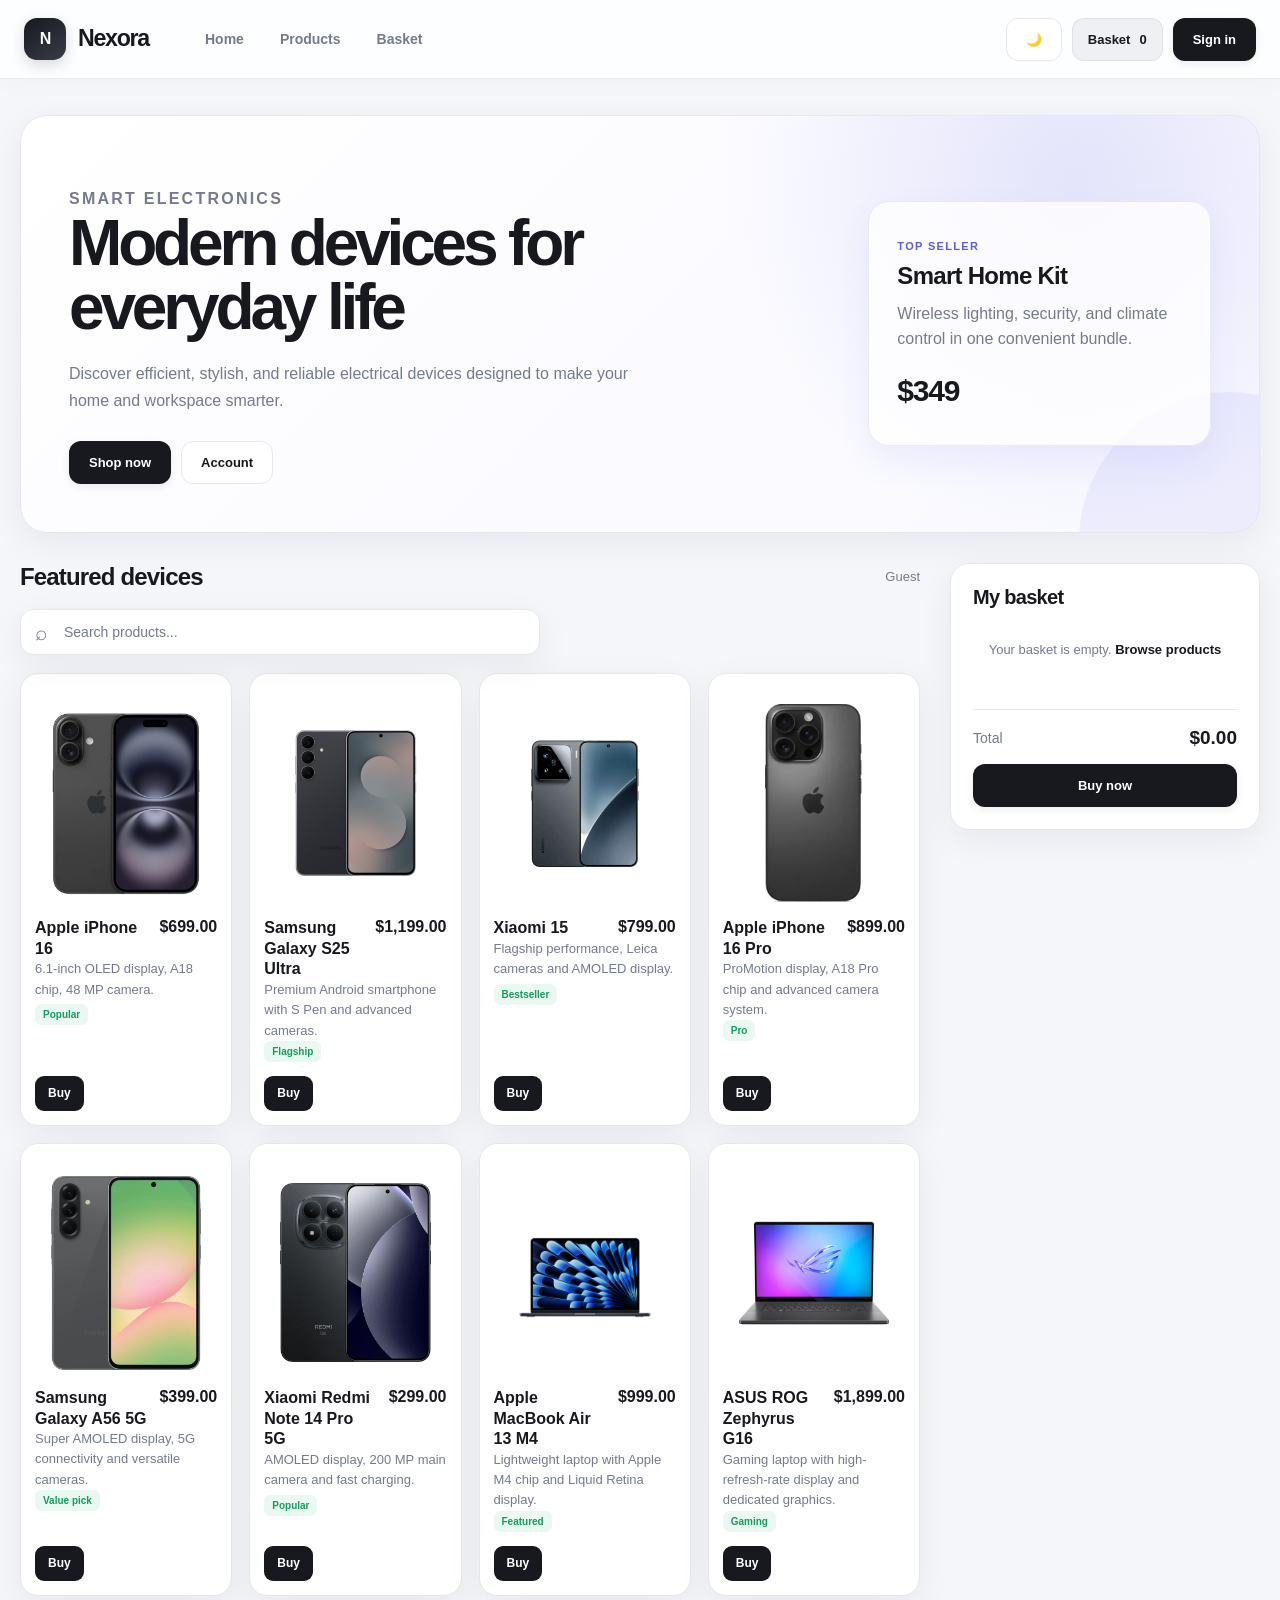
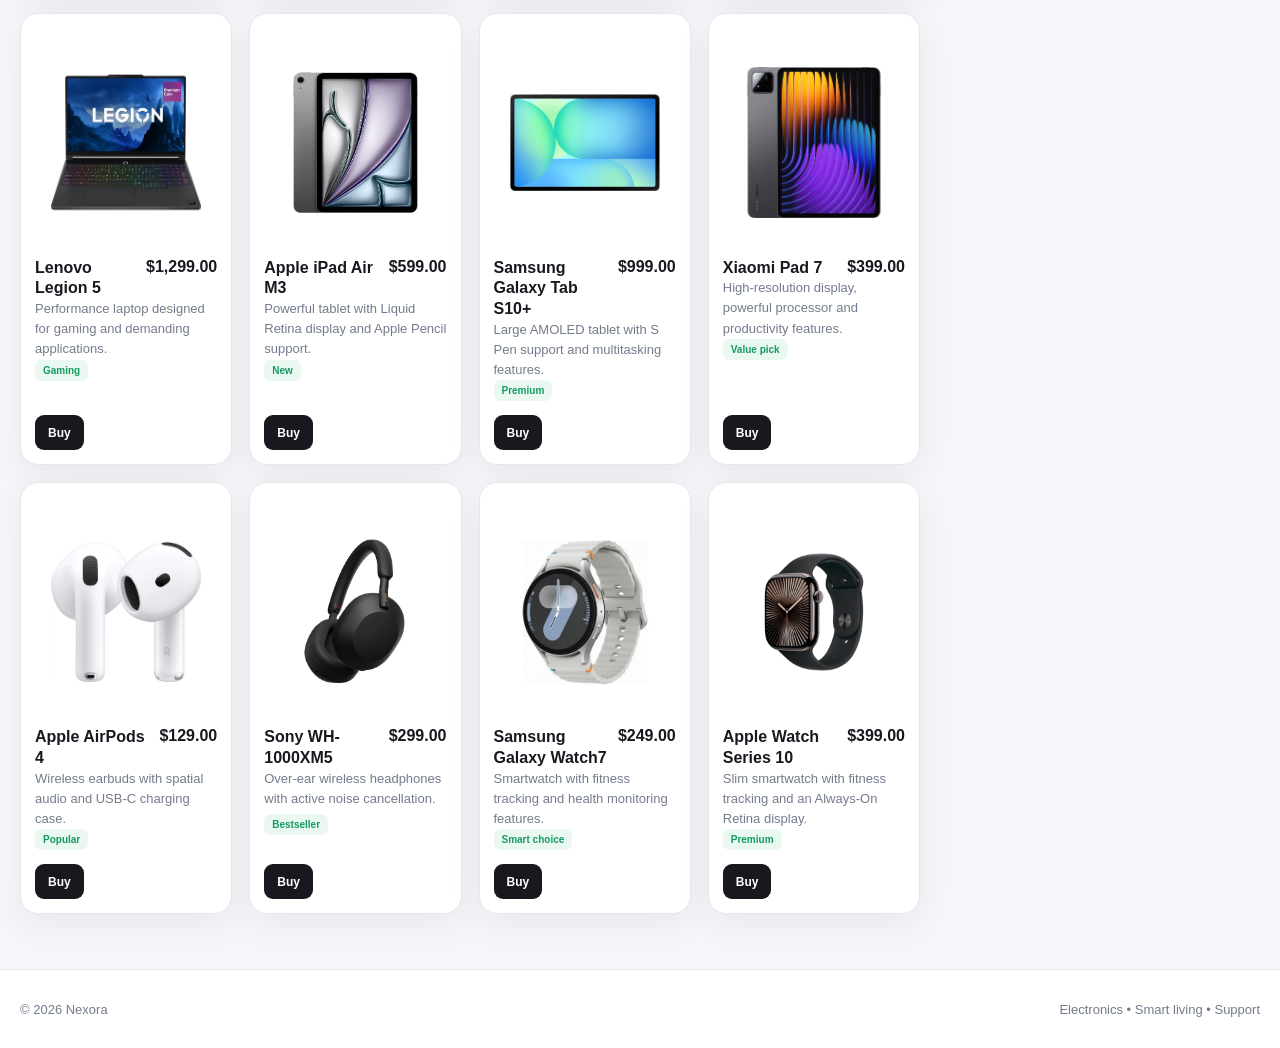
<file: index.html>
<!DOCTYPE html>
<html lang="en">
<head>
    <meta charset="UTF-8">
    <meta name="viewport" content="width=device-width, initial-scale=1.0">
    <title>Nexora | Electrical Store</title>
    <link rel="stylesheet" href="style.css">
</head>

<!-- Google tag (gtag.js) -->
<script async src="https://www.googletagmanager.com/gtag/js?id=G-FH5Z4P3D67"></script>
<script>
    window.dataLayer = window.dataLayer || [];
    function gtag(){dataLayer.push(arguments);}
    gtag('js', new Date());

    gtag('config', 'G-FH5Z4P3D67');
</script>

<body>

    <header class="site-header">
        <div class="container header-inner">

            <div class="brand-wrap">
                <div class="brand-mark">N</div>
                <h2 class="title-header">Nexora</h2>
            </div>

            <nav class="main-nav" aria-label="Main navigation">
                <a href="#">Home</a>
                <a href="#products">Products</a>
                <a href="cart.html">Basket</a>
            </nav>

            <div class="header-actions">
                <button id="theme-button" class="secondary-button">🌙</button>

                <div class="cart-pill" id="cart-summary">
                    Basket <span id="cart-count">0</span>
                </div>

                <button id="signin-button" class="primary-button">
                    Sign in
                </button>

                <button id="signout-button" class="secondary-button hidden">
                    Sign out
                </button>
            </div>

        </div>
    </header>

    <main class="container page-content">

        <section class="hero">

            <div class="hero-copy">
                <p class="eyebrow">Smart electronics</p>

                <h1>Modern devices for everyday life</h1>

                <p>
                    Discover efficient, stylish, and reliable electrical devices designed to make your home and workspace smarter.
                </p>

                <div class="hero-buttons">
                    <a href="#products" class="primary-button">
                        Shop now
                    </a>

                    <button id="hero-signin" class="secondary-button">
                        Account
                    </button>
                </div>
            </div>

            <div class="hero-card">
                <span class="card-label">Top seller</span>

                <h3>Smart Home Kit</h3>

                <p>
                    Wireless lighting, security, and climate control in one convenient bundle.
                </p>

                <strong>$349</strong>
            </div>

        </section>

        <section id="products" class="catalog">

            <div class="section-header">
                <h3>Featured devices</h3>
                <span id="user-status">Guest</span>
            </div>

            <div class="product-search">
                <div class="search-box">
                    <span class="search-icon">⌕</span>

                    <input
                        id="product-search"
                        type="search"
                        placeholder="Search products..."
                        autocomplete="off"
                    >

                    <button
                        id="clear-search"
                        class="clear-search hidden"
                        type="button"
                        aria-label="Clear search"
                    >
                        ×
                    </button>
                </div>

                <span id="search-result-count" class="search-result-count"></span>
            </div>

            <div id="product-grid" class="product-grid"></div>

            <div id="no-products" class="no-products hidden">
                <div class="no-products-icon">⌕</div>
                <h3>No products found</h3>
                <p>Try another product name or category.</p>
            </div>

        </section>

        <aside id="cart" class="cart-panel">

            <div class="section-header">
                <h3>My basket</h3>
            </div>

            <ul id="cart-items" class="cart-items">
                <li class="empty-cart">
                    Your basket is empty.
                </li>
            </ul>

            <div class="total-row">
                <span>Total</span>
                <strong id="total-price">$0.00</strong>
            </div>

            <button id="checkout-button" class="checkout-button">
                Buy now
            </button>

        </aside>

    </main>

    <footer class="site-footer">
        <div class="container footer-inner">
            <p>© 2026 Nexora</p>
            <p>Electronics • Smart living • Support</p>
        </div>
    </footer>

    <div id="auth-modal" class="modal hidden" aria-hidden="true">

        <div class="modal-content">

            <button
                id="close-modal"
                class="close-modal"
                aria-label="Close sign in"
            >
                ×
            </button>

            <h3>Sign in to Nexora</h3>

            <form id="signin-form">

                <label>
                    Email

                    <input
                        id="email"
                        type="email"
                        placeholder="you@example.com"
                        required
                    >
                </label>

                <label>
                    Password

                    <input
                        id="password"
                        type="password"
                        placeholder="Enter your password"
                        required
                    >
                </label>

                <button
                    type="submit"
                    class="primary-button full-width"
                >
                    Sign in
                </button>

            </form>

            <p class="demo-account">
                Demo account: demo@nexora.com / demo123
            </p>

        </div>

    </div>

    <script src="script.js" defer></script>

</body>
</html>
</file>
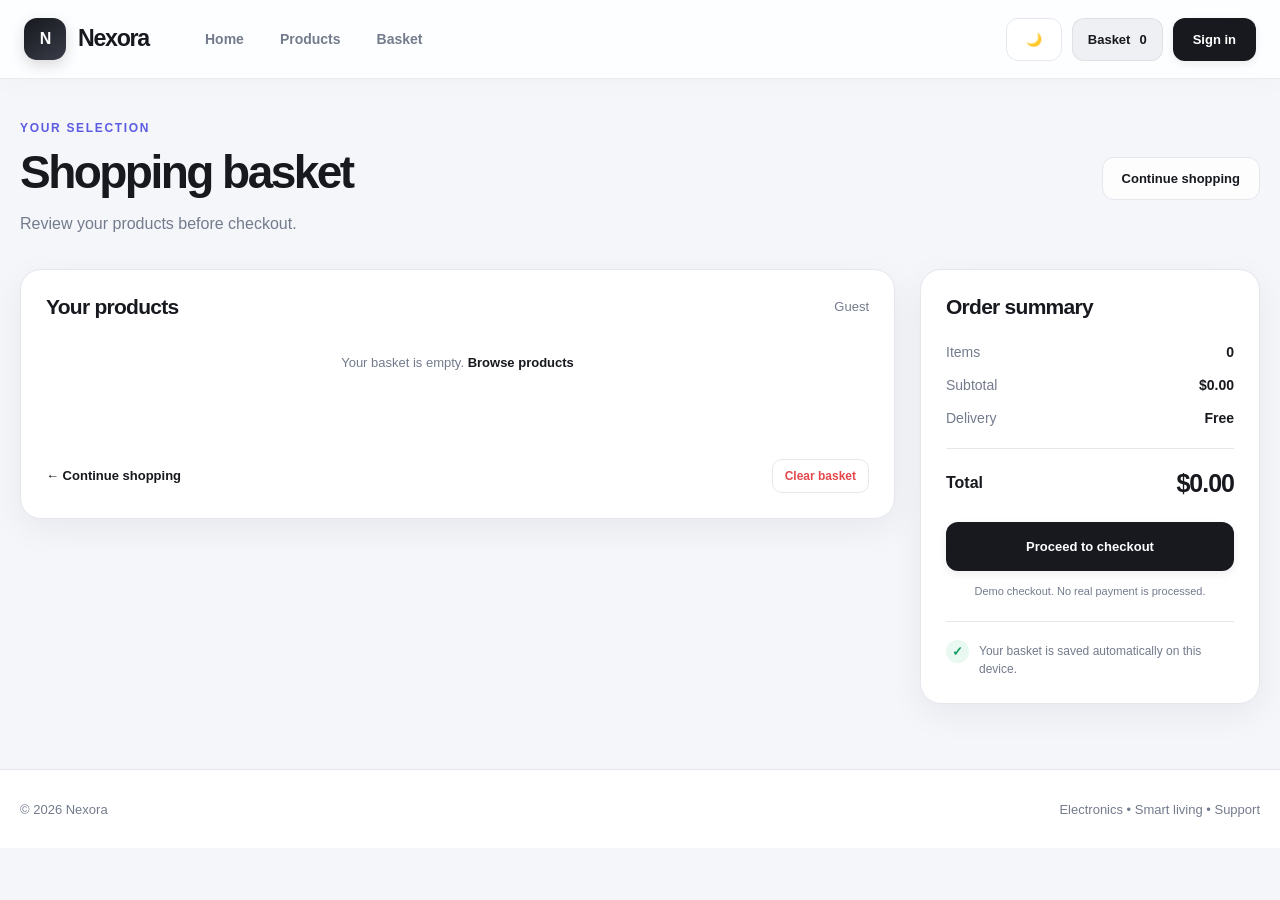
<file: cart.html>
<!DOCTYPE html>
<html lang="en">
<head>
    <meta charset="UTF-8">
    <meta name="viewport" content="width=device-width, initial-scale=1.0">
    <meta name="theme-color" content="#f5f6fa">
    <title>Basket | Nexora</title>
    <link rel="stylesheet" href="style.css">
</head>
<body>

    <header class="site-header">
        <div class="container header-inner">
            <a href="index.html" class="brand-wrap">
                <div class="brand-mark">N</div>
                <h2 class="title-header">Nexora</h2>
            </a>

            <nav class="main-nav" aria-label="Main navigation">
                <a href="index.html">Home</a>
                <a href="index.html#products">Products</a>
                <a href="cart.html" aria-current="page">Basket</a>
            </nav>

            <div class="header-actions">
                <button id="theme-button" class="secondary-button" type="button" aria-label="Switch theme">🌙</button>

                <a href="cart.html" class="cart-pill">
                    Basket <span id="cart-count">0</span>
                </a>

                <button id="signin-button" class="primary-button" type="button">Sign in</button>
                <button id="signout-button" class="secondary-button hidden" type="button">Sign out</button>
            </div>
        </div>
    </header>

    <main class="container cart-page">
        <div class="cart-page-heading">
            <div>
                <p class="eyebrow">Your selection</p>
                <h1>Shopping basket</h1>
                <p class="cart-page-subtitle">Review your products before checkout.</p>
            </div>

            <a href="index.html#products" class="secondary-button continue-shopping">
                Continue shopping
            </a>
        </div>

        <div class="cart-page-layout">
            <section class="cart-page-main">
                <div class="cart-page-section-heading">
                    <h2>Your products</h2>
                    <span id="user-status">Guest</span>
                </div>

                <ul id="cart-items" class="cart-items cart-page-items">
                    <li class="empty-cart">Your basket is empty.</li>
                </ul>

                <div class="cart-page-bottom">
                    <a href="index.html#products" class="back-to-products">← Continue shopping</a>
                    <button id="clear-cart-button" class="clear-cart-button" type="button">
                        Clear basket
                    </button>
                </div>
            </section>

            <aside class="cart-summary-panel">
                <h2>Order summary</h2>

                <div class="summary-line">
                    <span>Items</span>
                    <strong id="summary-item-count">0</strong>
                </div>

                <div class="summary-line">
                    <span>Subtotal</span>
                    <strong id="summary-subtotal">$0.00</strong>
                </div>

                <div class="summary-line">
                    <span>Delivery</span>
                    <strong>Free</strong>
                </div>

                <div class="summary-total">
                    <span>Total</span>
                    <strong id="total-price">$0.00</strong>
                </div>

                <button id="checkout-button" class="checkout-button" type="button">
                    Proceed to checkout
                </button>

                <p class="checkout-note">Demo checkout. No real payment is processed.</p>

                <div class="secure-checkout">
                    <span>✓</span>
                    <p>Your basket is saved automatically on this device.</p>
                </div>
            </aside>
        </div>
    </main>

    <footer class="site-footer">
        <div class="container footer-inner">
            <p>© 2026 Nexora</p>
            <p>Electronics • Smart living • Support</p>
        </div>
    </footer>

    <div id="auth-modal" class="modal hidden" aria-hidden="true">
        <div class="modal-content">
            <button id="close-modal" class="close-modal" type="button" aria-label="Close sign in">×</button>

            <h3>Sign in to Nexora</h3>

            <form id="signin-form">
                <label>
                    Email
                    <input id="email" type="email" placeholder="you@example.com" required>
                </label>

                <label>
                    Password
                    <input id="password" type="password" placeholder="Enter your password" required>
                </label>

                <button type="submit" class="primary-button full-width">Sign in</button>
            </form>

            <p class="demo-account">Demo account: demo@nexora.com / demo123</p>
        </div>
    </div>

    <script src="script.js" defer></script>
</body>
</html>
</file>
<file: style.css>
:root {
    --bg: #f5f6fa;
    --panel: #ffffff;
    --text: #17191f;
    --muted: #737b8c;
    --border: #e5e7ed;
    --primary: #17191f;
    --primary-soft: #eef0f4;
    --accent: #5b5ce2;
    --success: #159b61;
    --shadow: 0 10px 35px rgba(20, 24, 35, 0.06);
    --shadow-hover: 0 18px 45px rgba(20, 24, 35, 0.1);
}

* {
    box-sizing: border-box;
}

html {
    scroll-behavior: smooth;
}

body {
    margin: 0;
    min-width: 320px;
    background: var(--bg);
    color: var(--text);
    font-family: Inter, Arial, Helvetica, sans-serif;
}

a {
    color: inherit;
    text-decoration: none;
}

button,
input {
    font: inherit;
}

button {
    cursor: pointer;
}

.hidden {
    display: none !important;
}

.container {
    width: min(1240px, calc(100% - 40px));
    margin: 0 auto;
}

/* HEADER */

.site-header {
    position: sticky;
    top: 0;
    z-index: 1000;
    background: rgba(255, 255, 255, 0.82);
    border-bottom: 1px solid rgba(20, 20, 25, 0.08);
    backdrop-filter: blur(22px) saturate(180%);
    -webkit-backdrop-filter: blur(22px) saturate(180%);
    box-shadow: 0 4px 24px rgba(20, 20, 25, 0.025);
    transition: background 0.25s ease, box-shadow 0.25s ease;
}

.header-inner {
    width: min(1280px, calc(100% - 48px));
    min-height: 78px;
    margin: 0 auto;
    display: flex;
    align-items: center;
    gap: 42px;
}

.brand-wrap {
    display: inline-flex;
    align-items: center;
    gap: 12px;
    flex-shrink: 0;
    text-decoration: none;
}

.brand-mark {
    position: relative;
    width: 42px;
    height: 42px;
    display: grid;
    place-items: center;
    border-radius: 13px;
    background: linear-gradient(145deg, var(--primary), #393c47);
    color: #fff;
    font-size: 16px;
    font-weight: 850;
    letter-spacing: -0.06em;
    box-shadow: 0 5px 14px rgba(35, 37, 45, 0.17);
    transition: transform 0.25s ease, box-shadow 0.25s ease;
}

.brand-wrap:hover .brand-mark {
    transform: translateY(-2px) rotate(-3deg);
    box-shadow: 0 8px 20px rgba(35, 37, 45, 0.23);
}

.title-header {
    margin: 0;
    color: var(--text);
    font-size: 1.45rem;
    font-weight: 850;
    letter-spacing: -0.055em;
    line-height: 1;
}

.main-nav {
    display: flex;
    align-items: center;
    gap: 8px;
    margin-right: auto;
    color: var(--muted);
    font-size: 14px;
    font-weight: 650;
}

.main-nav a {
    position: relative;
    display: inline-flex;
    align-items: center;
    min-height: 42px;
    padding: 0 14px;
    border-radius: 10px;
    color: inherit;
    text-decoration: none;
    transition: color 0.2s ease, background 0.2s ease;
}

.main-nav a:hover {
    color: var(--text);
    background: rgba(20, 20, 25, 0.045);
}

.main-nav a:focus-visible,
.header-actions a:focus-visible,
.header-actions button:focus-visible {
    outline: 3px solid rgba(100, 90, 220, 0.35);
    outline-offset: 3px;
}

.header-actions {
    display: flex;
    align-items: center;
    gap: 10px;
    flex-shrink: 0;
}

.primary-button,
.secondary-button,
.checkout-button {
    min-height: 43px;
    padding: 0 19px;
    display: inline-flex;
    align-items: center;
    justify-content: center;
    gap: 8px;
    border: 1px solid transparent;
    border-radius: 12px;
    font-family: inherit;
    font-size: 13px;
    font-weight: 750;
    text-decoration: none;
    white-space: nowrap;
    cursor: pointer;
    transition:
        transform 0.2s ease,
        background 0.2s ease,
        border-color 0.2s ease,
        box-shadow 0.2s ease;
}

.primary-button,
.checkout-button {
    background: var(--primary);
    color: #fff;
    box-shadow: 0 3px 8px rgba(20, 20, 25, 0.08);
}

.primary-button:hover,
.checkout-button:hover {
    transform: translateY(-2px);
    background: #2a2d34;
    box-shadow: 0 7px 16px rgba(20, 20, 25, 0.13);
}

.secondary-button {
    background: rgba(255, 255, 255, 0.8);
    color: var(--text);
    border-color: var(--border);
}

.secondary-button:hover {
    background: var(--bg);
    border-color: #c9cbd2;
    transform: translateY(-1px);
}

.cart-pill {
    min-height: 43px;
    padding: 0 15px;
    display: inline-flex;
    align-items: center;
    justify-content: center;
    gap: 9px;
    border: 1px solid rgba(20, 20, 25, 0.07);
    border-radius: 12px;
    background: var(--primary-soft);
    color: var(--text);
    font-size: 13px;
    font-weight: 750;
    text-decoration: none;
    white-space: nowrap;
    transition: background 0.2s ease, transform 0.2s ease;
}

.cart-pill:hover {
    background: #e9e8f3;
    transform: translateY(-1px);
}

@media (max-width: 900px) {
    .header-inner {
        gap: 20px;
        width: calc(100% - 32px);
    }

    .main-nav {
        gap: 2px;
    }

    .main-nav a {
        padding: 0 9px;
        font-size: 13px;
    }

    .header-actions {
        gap: 7px;
    }

    .primary-button,
    .secondary-button,
    .cart-pill {
        padding: 0 12px;
    }
}

@media (max-width: 640px) {
    .header-inner {
        min-height: 66px;
        width: calc(100% - 24px);
        gap: 12px;
        flex-wrap: wrap;
        padding: 12px 0;
    }

    .brand-mark {
        width: 38px;
        height: 38px;
        border-radius: 11px;
    }

    .title-header {
        font-size: 1.25rem;
    }

    .main-nav {
        order: 3;
        width: 100%;
        margin: 0;
        justify-content: space-between;
        gap: 4px;
    }

    .main-nav a {
        min-height: 36px;
        padding: 0 10px;
        font-size: 12px;
    }

    .header-actions {
        margin-left: auto;
        gap: 6px;
    }

    .primary-button,
    .secondary-button,
    .checkout-button,
    .cart-pill {
        min-height: 37px;
        padding: 0 10px;
        border-radius: 10px;
        font-size: 12px;
    }
}

@media (max-width: 380px) {
    .header-inner {
        gap: 8px;
    }

    .brand-wrap {
        gap: 7px;
    }

    .title-header {
        font-size: 1.1rem;
    }

    .main-nav a {
        padding: 0 7px;
        font-size: 11px;
    }

    .header-actions {
        gap: 4px;
    }

    .primary-button,
    .secondary-button,
    .cart-pill {
        padding: 0 8px;
        font-size: 11px;
    }
}

@media (prefers-reduced-motion: reduce) {
    .site-header,
    .brand-mark,
    .main-nav a,
    .primary-button,
    .secondary-button,
    .checkout-button,
    .cart-pill {
        transition: none;
    }
}

/* MAIN LAYOUT */

.page-content {
    display: grid;
    grid-template-columns: minmax(0, 1fr) 310px;
    gap: 30px;
    padding: 36px 0 55px;
}

/* HERO */

.hero {
    grid-column: 1 / -1;
    min-height: 360px;
    position: relative;
    overflow: hidden;
    display: grid;
    grid-template-columns: minmax(0, 1.45fr) minmax(300px, 0.65fr);
    gap: 35px;
    padding: 48px;
    border: 1px solid var(--border);
    border-radius: 27px;
    background:
        radial-gradient(
            circle at 85% 15%,
            rgba(91, 92, 226, 0.14),
            transparent 32%
        ),
        linear-gradient(135deg, #ffffff, #f8f8ff);
    box-shadow: var(--shadow);
}

.hero::after {
    content: "";
    position: absolute;
    width: 300px;
    height: 300px;
    right: -120px;
    bottom: -160px;
    border-radius: 50%;
    background: rgba(91, 92, 226, 0.08);
}

.hero-copy {
    position: relative;
    z-index: 2;
}

.eyebrow {
    margin: 0 0 12px;
    color: var(--accent);
    font-size: 12px;
    font-weight: 800;
    letter-spacing: 0.14em;
    text-transform: uppercase;
}

.hero-copy h1 {
    max-width: 700px;
    margin: 0;
    font-size: clamp(2.7rem, 5vw, 4.5rem);
    line-height: 0.99;
    letter-spacing: -0.065em;
}

.hero-copy p {
    max-width: 590px;
    margin: 22px 0 0;
    color: var(--muted);
    font-size: 16px;
    line-height: 1.65;
}

.hero-buttons {
    display: flex;
    gap: 10px;
    margin-top: 27px;
}

.hero-card {
    position: relative;
    z-index: 2;
    align-self: center;
    min-height: 245px;
    display: flex;
    flex-direction: column;
    justify-content: center;
    padding: 28px;
    border: 1px solid rgba(91, 92, 226, 0.13);
    border-radius: 21px;
    background: rgba(255, 255, 255, 0.8);
    box-shadow: 0 15px 35px rgba(91, 92, 226, 0.07);
}

.card-label {
    margin-bottom: 10px;
    color: var(--accent);
    font-size: 11px;
    font-weight: 800;
    letter-spacing: 0.12em;
    text-transform: uppercase;
}

.hero-card h3 {
    margin: 0;
    font-size: 24px;
    letter-spacing: -0.03em;
}

.hero-card p {
    margin: 12px 0 0;
    color: var(--muted);
    line-height: 1.55;
}

.hero-card strong {
    margin-top: 22px;
    font-size: 30px;
    letter-spacing: -0.04em;
}

/* CATALOG */

.catalog {
    grid-column: 1;
    grid-row: 2;
    min-width: 0;
}

.section-header {
    display: flex;
    align-items: center;
    justify-content: space-between;
    gap: 15px;
    margin-bottom: 18px;
}

.section-header h3 {
    margin: 0;
    font-size: 24px;
    letter-spacing: -0.035em;
}

#user-status {
    color: var(--muted);
    font-size: 13px;
}

/* PRODUCT GRID */

.product-grid {
    display: grid;
    grid-template-columns: repeat(4, minmax(0, 1fr));
    gap: 17px;
}

.product-card {
    min-width: 0;
    display: flex;
    flex-direction: column;
    gap: 14px;
    padding: 14px;
    border: 1px solid var(--border);
    border-radius: 18px;
    background: var(--panel);
    box-shadow: var(--shadow);
    transition:
        transform 0.25s ease,
        box-shadow 0.25s ease;
}

.product-card:hover {
    transform: translateY(-5px);
    box-shadow: var(--shadow-hover);
}

.product-image {
    width: 100%;
    height: 230px;
    display: flex;
    align-items: center;
    justify-content: center;
    padding: 16px;
    box-sizing: border-box;
    overflow: hidden;
    background: #ffffff;
    border-radius: 14px;
}

.product-image img {
    width: 100%;
    height: 100%;
    object-fit: contain;
    transition: transform 0.25s ease;
}

.product-card:hover .product-image img {
    transform: scale(1.05);
}

.product-info {
    display: flex;
    align-items: flex-start;
    justify-content: space-between;
    gap: 10px;
}

.product-info h4 {
    margin: 0;
    font-size: 16px;
    line-height: 1.3;
}

.product-price {
    flex-shrink: 0;
    font-size: 16px;
    font-weight: 800;
}

.product-card p {
    min-height: 45px;
    margin: 0;
    color: var(--muted);
    font-size: 13px;
    line-height: 1.55;
}

.product-meta {
    display: flex;
    align-items: center;
    justify-content: space-between;
    gap: 10px;
    margin-top: auto;
}

.product-tag {
    padding: 5px 8px;
    border-radius: 7px;
    background: #e9f8f0;
    color: var(--success);
    font-size: 10px;
    font-weight: 800;
}

.buy-button {
    min-height: 35px;
    padding: 0 13px;
    border: 0;
    border-radius: 9px;
    background: var(--primary);
    color: white;
    font-size: 12px;
    font-weight: 700;
    transition: 0.2s ease;
}

.buy-button:hover {
    background: var(--accent);
    transform: translateY(-1px);
}

/* CART */

.cart-panel {
    grid-column: 2;
    grid-row: 2;
    align-self: start;
    position: sticky;
    top: 92px;
    padding: 22px;
    border: 1px solid var(--border);
    border-radius: 19px;
    background: var(--panel);
    box-shadow: var(--shadow);
}

.cart-panel .section-header {
    margin-bottom: 15px;
}

.cart-panel .section-header h3 {
    font-size: 20px;
}

.cart-items {
    min-height: 80px;
    display: flex;
    flex-direction: column;
    gap: 12px;
    padding: 0;
    margin: 0;
    list-style: none;
}

.cart-items li {
    display: flex;
    justify-content: space-between;
    gap: 10px;
    padding-bottom: 11px;
    border-bottom: 1px solid var(--border);
    font-size: 13px;
}

.empty-cart {
    display: block !important;
    padding: 18px 0 !important;
    color: var(--muted);
    text-align: center;
    border: 0 !important;
}

.total-row {
    display: flex;
    align-items: center;
    justify-content: space-between;
    margin-top: 5px;
    padding-top: 17px;
    border-top: 1px solid var(--border);
}

.total-row span {
    color: var(--muted);
    font-size: 14px;
}

.total-row strong {
    font-size: 19px;
}

.checkout-button {
    width: 100%;
    margin-top: 15px;
}

/* FOOTER */

.site-footer {
    border-top: 1px solid var(--border);
    background: white;
}

.footer-inner {
    min-height: 78px;
    display: flex;
    align-items: center;
    justify-content: space-between;
    color: var(--muted);
    font-size: 13px;
}

/* MODAL */

.modal {
    position: fixed;
    inset: 0;
    z-index: 1000;
    display: grid;
    place-items: center;
    padding: 20px;
    background: rgba(15, 18, 25, 0.58);
    backdrop-filter: blur(7px);
}

.modal-content {
    position: relative;
    width: min(450px, 100%);
    padding: 30px;
    border: 1px solid var(--border);
    border-radius: 22px;
    background: var(--panel);
    box-shadow: 0 25px 80px rgba(0, 0, 0, 0.2);
}

.modal-content h3 {
    margin: 0 0 22px;
    font-size: 27px;
}

#signin-form {
    display: flex;
    flex-direction: column;
    gap: 16px;
}

#signin-form label {
    display: flex;
    flex-direction: column;
    gap: 7px;
    font-size: 14px;
    font-weight: 700;
}

#signin-form input {
    width: 100%;
    min-height: 45px;
    padding: 0 13px;
    border: 1px solid var(--border);
    border-radius: 11px;
    outline: none;
    background: var(--panel);
    color: var(--text);
}

#signin-form input:focus {
    border-color: var(--accent);
    box-shadow: 0 0 0 3px rgba(91, 92, 226, 0.12);
}

.full-width {
    width: 100%;
}

.close-modal {
    position: absolute;
    top: 12px;
    right: 14px;
    width: 36px;
    height: 36px;
    border: 0;
    border-radius: 9px;
    background: transparent;
    color: var(--muted);
    font-size: 26px;
}

.close-modal:hover {
    background: var(--bg);
}

.demo-account {
    margin: 17px 0 0;
    color: var(--muted);
    font-size: 12px;
    text-align: center;
}

/* DARK THEME */

body.dark-theme {
    color-scheme: dark;

    --bg: #090b10;
    --panel: #121620;
    --text: #f3f5fc;
    --muted: #9ba5b8;
    --border: #272e3d;
    --primary: #a99aff;
    --primary-soft: #242039;
    --accent: #9685ff;
    --success: #45dfa9;
    --shadow: 0 12px 35px rgba(0, 0, 0, 0.3);
    --shadow-hover: 0 22px 50px rgba(0, 0, 0, 0.45);

    background-color: var(--bg);
    color: var(--text);

    background-image:
        radial-gradient(ellipse at 12% 0%, rgba(120, 91, 255, 0.09), transparent 38%),
        radial-gradient(ellipse at 95% 30%, rgba(55, 113, 220, 0.055), transparent 35%);

    transition: background-color 0.25s ease, color 0.25s ease;
}

body.dark-theme .site-header {
    background: rgba(9, 11, 16, 0.84);
    border-bottom: 1px solid rgba(155, 165, 190, 0.12);
    backdrop-filter: blur(18px);
    -webkit-backdrop-filter: blur(18px);
}

body.dark-theme .brand-mark {
    background: linear-gradient(135deg, #a99aff, #7964f3);
    color: #fff;
    box-shadow: 0 4px 18px rgba(137, 113, 255, 0.25);
}

body.dark-theme .hero {
    background:
        radial-gradient(ellipse at 80% 15%, rgba(139, 124, 255, 0.2), transparent 38%),
        radial-gradient(ellipse at 15% 100%, rgba(65, 105, 225, 0.09), transparent 40%),
        linear-gradient(135deg, #171a27, #10131c 75%);
    border: 1px solid rgba(160, 145, 255, 0.12);
    box-shadow: var(--shadow);
}

body.dark-theme .hero h1,
body.dark-theme .hero h2 {
    color: #fff;
}

body.dark-theme .hero p {
    color: #b0b8ca;
}

body.dark-theme .hero-card {
    background: linear-gradient(145deg, rgba(35, 39, 56, 0.92), rgba(21, 25, 37, 0.96));
    border: 1px solid rgba(160, 145, 255, 0.2);
    box-shadow: 0 15px 40px rgba(0, 0, 0, 0.2);
    backdrop-filter: blur(12px);
}

body.dark-theme .secondary-button {
    background: #171b27;
    color: var(--text);
    border: 1px solid #343b4e;
}

body.dark-theme .secondary-button:hover {
    background: #22283a;
    border-color: #7164c7;
    transform: translateY(-2px);
}

body.dark-theme .cart-pill {
    background: #211d39;
    color: #c4baff;
    border: 1px solid rgba(150, 133, 255, 0.2);
}

body.dark-theme .primary-button,
body.dark-theme .checkout-button,
body.dark-theme .buy-button {
    background: linear-gradient(135deg, #a092ff, #7865ef);
    color: #fff;
    border: 1px solid transparent;
    box-shadow: 0 5px 18px rgba(120, 101, 239, 0.2);
}

body.dark-theme .primary-button:hover,
body.dark-theme .checkout-button:hover,
body.dark-theme .buy-button:hover {
    background: linear-gradient(135deg, #b1a5ff, #8a78ff);
    box-shadow: 0 8px 24px rgba(120, 101, 239, 0.3);
    transform: translateY(-2px);
}

body.dark-theme .product-card {
    background: linear-gradient(145deg, #171b26, #11141d);
    border: 1px solid rgba(155, 165, 190, 0.13);
    border-radius: 18px;
    box-shadow: var(--shadow);
    overflow: hidden;
    transition: transform 0.25s ease, border-color 0.25s ease, box-shadow 0.25s ease;
}

body.dark-theme .product-card:hover {
    transform: translateY(-5px);
    border-color: rgba(150, 133, 255, 0.48);
    box-shadow: var(--shadow-hover), 0 0 25px rgba(120, 101, 239, 0.06);
}

body.dark-theme .product-image {
    background:
        radial-gradient(ellipse at 50% 35%, rgba(95, 103, 145, 0.25), transparent 55%),
        linear-gradient(145deg, #202535, #171b25);
}

body.dark-theme .product-image img {
    mix-blend-mode: normal;
}

body.dark-theme .product-info h4,
body.dark-theme .product-card h3,
body.dark-theme .product-card h4 {
    color: #f3f5fc;
}

body.dark-theme .product-card p {
    color: #a7b0c3;
}

body.dark-theme .product-price {
    color: #b5a8ff;
    font-weight: 750;
}

body.dark-theme .product-tag {
    background: rgba(150, 133, 255, 0.12);
    color: #c5bbff;
    border: 1px solid rgba(150, 133, 255, 0.2);
    border-radius: 999px;
}

body.dark-theme input,
body.dark-theme select,
body.dark-theme textarea,
body.dark-theme #product-search,
body.dark-theme #signin-form input {
    background: #10141d;
    color: #f3f5fc;
    border: 1px solid #303748;
    border-radius: 10px;
    transition: border-color 0.2s ease, box-shadow 0.2s ease, background-color 0.2s ease;
}

body.dark-theme input::placeholder,
body.dark-theme textarea::placeholder {
    color: #778197;
}

body.dark-theme input:focus,
body.dark-theme select:focus,
body.dark-theme textarea:focus,
body.dark-theme #product-search:focus,
body.dark-theme #signin-form input:focus {
    background: #131824;
    border-color: #9685ff;
    box-shadow: 0 0 0 3px rgba(150, 133, 255, 0.13);
    outline: none;
}

body.dark-theme .cart-item,
body.dark-theme .cart-page-item {
    background: linear-gradient(145deg, #171b26, #12151e);
    border: 1px solid var(--border);
    border-radius: 14px;
}

body.dark-theme .cart-item-info,
body.dark-theme .cart-page-product-details {
    color: var(--text);
}

body.dark-theme .cart-item-info strong,
body.dark-theme .cart-page-item-total {
    color: #b5a8ff;
}

body.dark-theme .cart-page-product-details a {
    color: #f3f5fc;
}

body.dark-theme .cart-page-product-details a:hover {
    color: #b5a8ff;
}

body.dark-theme .cart-product-brand,
body.dark-theme .cart-line-price {
    color: #9ba5b8;
}

body.dark-theme .quantity-control {
    background: #0e121b;
    border: 1px solid #303748;
    border-radius: 10px;
}

body.dark-theme .quantity-control button {
    background: transparent;
    color: #f3f5fc;
}

body.dark-theme .quantity-control button:hover {
    background: #27213f;
    color: #c5bbff;
}

body.dark-theme .cart-remove-button {
    background: rgba(255, 103, 125, 0.09);
    color: #ff8498;
    border: 1px solid rgba(255, 103, 125, 0.17);
    border-radius: 9px;
}

body.dark-theme .cart-remove-button:hover {
    background: rgba(255, 103, 125, 0.18);
    border-color: rgba(255, 103, 125, 0.35);
}

body.dark-theme .cart-summary {
    background: linear-gradient(145deg, #171b27, #11141d);
    border: 1px solid var(--border);
    border-radius: 18px;
    box-shadow: var(--shadow);
}

body.dark-theme .empty-cart,
body.dark-theme #no-products {
    color: #a7b0c3;
}

body.dark-theme .site-footer {
    background: #080a0f;
    color: #9ba5b8;
    border-top: 1px solid rgba(155, 165, 190, 0.12);
}

body.dark-theme .site-footer a {
    color: #b5a8ff;
}

body.dark-theme .site-footer a:hover {
    color: #d1c8ff;
}

body.dark-theme #auth-modal {
    background: rgba(3, 5, 10, 0.78);
    backdrop-filter: blur(12px);
    -webkit-backdrop-filter: blur(12px);
}

body.dark-theme #auth-modal > div,
body.dark-theme #auth-modal .modal-content,
body.dark-theme #auth-modal .auth-modal-content {
    background: #151925;
    color: var(--text);
    border: 1px solid #303748;
    border-radius: 18px;
    box-shadow: 0 25px 80px rgba(0, 0, 0, 0.5);
}

body.dark-theme #theme-button {
    background: #1b2030;
    color: #f5d68b;
    border: 1px solid #343b4e;
    border-radius: 12px;
    transition: transform 0.2s ease, background-color 0.2s ease;
}

body.dark-theme #theme-button:hover {
    background: #292f43;
    transform: rotate(-8deg);
}

body.dark-theme a {
    color: #b5a8ff;
}

body.dark-theme a:hover {
    color: #d1c8ff;
}

body.dark-theme .product-card-link,
body.dark-theme .product-card-link:hover {
    color: inherit;
}

body.dark-theme .hidden {
    display: none !important;
}

body.dark-theme hr,
body.dark-theme .divider {
    border-color: var(--border);
}

body.dark-theme ::selection {
    background: rgba(150, 133, 255, 0.35);
    color: #fff;
}

body.dark-theme :focus-visible {
    outline: 2px solid #a99aff;
    outline-offset: 3px;
}

@media (prefers-reduced-motion: reduce) {
    body.dark-theme,
    body.dark-theme *,
    body.dark-theme *::before,
    body.dark-theme *::after {
        transition: none !important;
        animation: none !important;
        scroll-behavior: auto !important;
    }
}

/* TABLET */

@media (max-width: 1050px) {
    .product-grid {
        grid-template-columns: repeat(2, minmax(0, 1fr));
    }

    .hero {
        padding: 38px;
    }

    .hero-copy h1 {
        font-size: 3.3rem;
    }
}

/* SMALL LAPTOP / TABLET */

@media (max-width: 850px) {
    .page-content {
        grid-template-columns: 1fr;
    }

    .hero {
        grid-column: 1;
        grid-template-columns: 1fr;
    }

    .catalog {
        grid-column: 1;
        grid-row: auto;
    }

    .cart-panel {
        grid-column: 1;
        grid-row: auto;
        position: static;
    }

    .product-grid {
        grid-template-columns: repeat(2, minmax(0, 1fr));
    }

    .main-nav {
        gap: 18px;
    }
}

/* MOBILE */

@media (max-width: 650px) {
    .container {
        width: calc(100% - 24px);
    }

    .header-inner {
        min-height: auto;
        padding: 12px 0;
        flex-wrap: wrap;
        gap: 10px;
    }

    .main-nav {
        order: 3;
        width: 100%;
        justify-content: center;
        gap: 22px;
        padding-top: 4px;
        font-size: 13px;
    }

    .header-actions {
        gap: 5px;
    }

    .header-actions .primary-button,
    .header-actions .secondary-button {
        min-height: 36px;
        padding: 0 10px;
        font-size: 12px;
    }

    .cart-pill {
        min-height: 36px;
        padding: 0 10px;
        font-size: 12px;
    }

    .page-content {
        padding: 20px 0 40px;
        gap: 24px;
    }

    .hero {
        padding: 27px 22px;
        border-radius: 21px;
    }

    .hero-copy h1 {
        font-size: 2.4rem;
    }

    .hero-copy p {
        font-size: 14px;
    }

    .hero-buttons {
        flex-wrap: wrap;
    }

    .hero-buttons .primary-button,
    .hero-buttons .secondary-button {
        flex: 1;
    }

    .product-grid {
        grid-template-columns: repeat(2, minmax(0, 1fr));
        gap: 12px;
    }

    .product-card {
        padding: 10px;
        gap: 10px;
    }

    .product-image {
        height: 145px;
        padding: 8px;
    }

    .product-info {
        flex-direction: column;
        gap: 5px;
    }

    .product-info h4 {
        font-size: 14px;
    }

    .product-price {
        font-size: 15px;
    }

    .product-card p {
        min-height: 0;
        font-size: 12px;
    }

    .product-meta {
        align-items: stretch;
        flex-direction: column;
        gap: 7px;
    }

    .buy-button {
        width: 100%;
    }

    .footer-inner {
        min-height: 70px;
        flex-direction: column;
        align-items: flex-start;
        justify-content: center;
        gap: 4px;
    }
}

/* VERY SMALL */

@media (max-width: 430px) {
    .title-header {
        font-size: 18px;
    }

    .header-actions .primary-button {
        display: none;
    }

    .hero-copy h1 {
        font-size: 2.05rem;
    }

    .product-grid {
        grid-template-columns: repeat(2, minmax(0, 1fr));
        gap: 9px;
    }

    .product-card {
        display: flex;
        flex-direction: column;
        padding: 8px;
        gap: 8px;
    }

    .product-image {
        width: 100%;
        height: 125px;
        padding: 7px;
    }

    .product-info {
        display: flex;
        flex-direction: column;
        gap: 4px;
    }

    .product-info h4 {
        font-size: 13px;
        line-height: 1.25;
    }

    .product-price {
        font-size: 14px;
    }

    .product-card p {
        min-height: 0;
        font-size: 11px;
        line-height: 1.4;
    }

    .product-meta {
        display: flex;
        flex-direction: column;
        align-items: stretch;
        gap: 6px;
    }

    .product-tag {
        padding: 4px 6px;
        font-size: 9px;
    }

    .buy-button {
        width: 100%;
        min-height: 32px;
        padding: 0 7px;
        font-size: 11px;
    }
}

.cart-item {
    display: flex;
    align-items: center;
    justify-content: space-between;
    gap: 12px;
    padding: 12px 0;
}

.cart-item-info {
    display: flex;
    flex: 1;
    flex-direction: column;
    gap: 6px;
    min-width: 0;
}

.cart-item-info span {
    overflow-wrap: anywhere;
}

.cart-item-info strong {
    font-size: 14px;
}

.cart-remove-button {
    display: grid;
    flex-shrink: 0;
    width: 32px;
    height: 32px;
    place-items: center;
    border: 1px solid var(--border);
    border-radius: 9px;
    background: transparent;
    color: #e5484d;
    font-size: 23px;
    line-height: 1;
    cursor: pointer;
    transition: background 0.2s ease, color 0.2s ease;
}

.cart-remove-button:hover {
    background: #e5484d;
    color: white;
}
.product-search {
    display: flex;
    align-items: center;
    gap: 12px;
    margin-bottom: 18px;
}

.search-box {
    position: relative;
    width: 100%;
    max-width: 520px;
}

.search-icon {
    position: absolute;
    left: 15px;
    top: 50%;
    transform: translateY(-50%);
    color: var(--muted);
    font-size: 21px;
    line-height: 1;
    pointer-events: none;
}

#product-search {
    width: 100%;
    height: 46px;
    padding: 0 45px 0 43px;
    border: 1px solid var(--border);
    border-radius: 13px;
    outline: none;
    background: var(--panel);
    color: var(--text);
    font-size: 14px;
    box-shadow: var(--shadow);
    transition: border-color 0.2s ease, box-shadow 0.2s ease;
}

#product-search::placeholder {
    color: var(--muted);
}

#product-search:focus {
    border-color: var(--accent);
    box-shadow: 0 0 0 3px rgba(91, 92, 226, 0.12);
}

.clear-search {
    position: absolute;
    right: 8px;
    top: 50%;
    width: 32px;
    height: 32px;
    display: grid;
    place-items: center;
    transform: translateY(-50%);
    border: 0;
    border-radius: 9px;
    background: transparent;
    color: var(--muted);
    font-size: 22px;
    line-height: 1;
}

.clear-search:hover {
    background: var(--bg);
    color: var(--text);
}

.search-result-count {
    flex-shrink: 0;
    color: var(--muted);
    font-size: 13px;
}

.no-products {
    padding: 55px 20px;
    border: 1px solid var(--border);
    border-radius: 18px;
    background: var(--panel);
    text-align: center;
    box-shadow: var(--shadow);
}

.no-products-icon {
    margin-bottom: 10px;
    color: var(--muted);
    font-size: 42px;
}

.no-products h3 {
    margin: 0;
    font-size: 20px;
}

.no-products p {
    margin: 8px 0 0;
    color: var(--muted);
    font-size: 14px;
}

body.dark-theme #product-search {
    background: var(--panel);
    color: var(--text);
}

@media (max-width: 650px) {
    .product-search {
        display: block;
        margin-bottom: 15px;
    }

    .search-box {
        max-width: none;
    }

    #product-search {
        height: 44px;
        font-size: 13px;
    }

    .search-result-count {
        display: block;
        margin-top: 8px;
        font-size: 12px;
    }
}

.cart-page {
    min-height: 65vh;
    padding-top: 42px;
    padding-bottom: 65px;
}

.cart-page-heading {
    display: flex;
    align-items: center;
    justify-content: space-between;
    gap: 24px;
    margin-bottom: 32px;
}

.cart-page-heading .eyebrow {
    margin-bottom: 10px;
}

.cart-page-heading h1 {
    margin: 0;
    font-size: clamp(32px, 4vw, 46px);
    letter-spacing: -0.055em;
}

.cart-page-subtitle {
    margin: 12px 0 0;
    color: var(--muted);
    line-height: 1.6;
}

.cart-page-layout {
    display: grid;
    grid-template-columns: minmax(0, 1fr) 340px;
    align-items: start;
    gap: 25px;
}

.cart-page-main,
.cart-summary-panel {
    min-width: 0;
    padding: 25px;
    border: 1px solid var(--border);
    border-radius: 21px;
    background: var(--panel);
    box-shadow: var(--shadow);
}

.cart-page-section-heading {
    display: flex;
    align-items: center;
    justify-content: space-between;
    gap: 12px;
    margin-bottom: 18px;
}

.cart-page-section-heading h2,
.cart-summary-panel h2 {
    margin: 0;
    font-size: 21px;
    letter-spacing: -0.035em;
}

.cart-page-section-heading span {
    color: var(--muted);
    font-size: 13px;
    overflow-wrap: anywhere;
}

.cart-page-items {
    min-height: 100px;
    gap: 0;
}

.cart-page-items .cart-page-item {
    display: grid;
    grid-template-columns: 100px minmax(0, 1fr) auto;
    align-items: center;
    gap: 18px;
    padding: 20px 0;
    border-bottom: 1px solid var(--border);
}

.cart-page-product-image {
    width: 100px;
    height: 100px;
    display: grid;
    place-items: center;
    overflow: hidden;
    border-radius: 14px;
    background: #f7f8fb;
}

.cart-page-product-image img {
    width: 100%;
    height: 100%;
    padding: 8px;
    object-fit: contain;
}

.cart-page-product-details {
    min-width: 0;
    display: flex;
    flex-direction: column;
    gap: 8px;
}

.cart-page-product-details a {
    font-size: 15px;
    font-weight: 750;
    line-height: 1.4;
    overflow-wrap: anywhere;
}

.cart-page-product-details a:hover {
    color: var(--accent);
}

.cart-page-product-details .cart-product-brand {
    color: var(--muted);
    font-size: 12px;
}

.cart-page-product-details .cart-line-price {
    font-size: 15px;
    font-weight: 800;
}

.cart-page-controls {
    display: flex;
    align-items: center;
    gap: 8px;
    margin-top: 3px;
}

.quantity-control {
    display: inline-flex;
    align-items: center;
    gap: 0;
    border: 1px solid var(--border);
    border-radius: 9px;
    overflow: hidden;
}

.quantity-control button {
    width: 31px;
    height: 31px;
    border: 0;
    background: var(--panel);
    color: var(--text);
    font-size: 18px;
}

.quantity-control button:hover {
    background: var(--primary-soft);
}

.quantity-control span {
    min-width: 29px;
    text-align: center;
    font-size: 13px;
    font-weight: 700;
}

.cart-page-controls .cart-remove-button {
    width: 31px;
    height: 31px;
    font-size: 20px;
}

.cart-page-bottom {
    display: flex;
    align-items: center;
    justify-content: space-between;
    flex-wrap: wrap;
    gap: 15px;
    padding-top: 22px;
}

.back-to-products {
    color: var(--text);
    font-size: 13px;
    font-weight: 700;
}

.back-to-products:hover {
    color: var(--accent);
}

.clear-cart-button {
    padding: 9px 12px;
    border: 1px solid var(--border);
    border-radius: 10px;
    background: transparent;
    color: #e5484d;
    font-size: 12px;
    font-weight: 700;
}

.clear-cart-button:hover {
    background: rgba(229, 72, 77, 0.08);
}

.cart-summary-panel {
    position: sticky;
    top: 105px;
}

.cart-summary-panel h2 {
    margin-bottom: 25px;
}

.summary-line,
.summary-total {
    display: flex;
    align-items: center;
    justify-content: space-between;
    gap: 15px;
}

.summary-line {
    margin: 17px 0;
    color: var(--muted);
    font-size: 14px;
}

.summary-line strong {
    color: var(--text);
    font-weight: 700;
}

.summary-total {
    margin-top: 22px;
    padding-top: 20px;
    border-top: 1px solid var(--border);
    font-size: 16px;
    font-weight: 750;
}

.summary-total strong {
    font-size: 25px;
    letter-spacing: -0.04em;
}

.cart-summary-panel .checkout-button {
    min-height: 49px;
    margin-top: 24px;
}

.checkout-note {
    margin: 12px 0 0;
    color: var(--muted);
    font-size: 11px;
    line-height: 1.5;
    text-align: center;
}

.secure-checkout {
    display: flex;
    align-items: flex-start;
    gap: 10px;
    margin-top: 22px;
    padding-top: 18px;
    border-top: 1px solid var(--border);
}

.secure-checkout span {
    width: 23px;
    height: 23px;
    flex-shrink: 0;
    display: grid;
    place-items: center;
    border-radius: 50%;
    background: #e9f8f0;
    color: #159b61;
    font-size: 13px;
    font-weight: 800;
}

.secure-checkout p {
    margin: 2px 0 0;
    color: var(--muted);
    font-size: 12px;
    line-height: 1.5;
}

body.dark-theme .cart-page-product-image {
    background: linear-gradient(135deg, #202533, #181b22);
}

body.dark-theme .quantity-control button {
    background: var(--panel);
    color: var(--text);
}

body.dark-theme .quantity-control button:hover {
    background: var(--primary-soft);
}

@media (max-width: 900px) {
    .cart-page-layout {
        grid-template-columns: minmax(0, 1fr) 290px;
        gap: 16px;
    }

    .cart-page-main,
    .cart-summary-panel {
        padding: 18px;
    }

    .cart-page-items .cart-page-item {
        grid-template-columns: 78px minmax(0, 1fr);
        gap: 13px;
    }

    .cart-page-product-image {
        width: 78px;
        height: 78px;
    }

    .cart-page-item > .cart-page-item-total {
        grid-column: 2;
    }
}

@media (max-width: 700px) {
    .cart-page {
        padding-top: 25px;
        padding-bottom: 40px;
    }

    .cart-page-heading {
        align-items: flex-start;
        flex-direction: column;
        gap: 18px;
        margin-bottom: 22px;
    }

    .cart-page-heading h1 {
        font-size: 34px;
    }

    .cart-page-layout {
        grid-template-columns: minmax(0, 1fr);
        gap: 18px;
    }

    .cart-summary-panel {
        position: static;
    }

    .cart-page-main,
    .cart-summary-panel {
        padding: 16px;
        border-radius: 17px;
    }

    .cart-page-items .cart-page-item {
        grid-template-columns: 76px minmax(0, 1fr);
        gap: 12px;
    }

    .cart-page-product-image {
        width: 76px;
        height: 76px;
    }

    .cart-page-product-details a {
        font-size: 13px;
    }

    .cart-page-product-details .cart-line-price {
        font-size: 14px;
    }

    .cart-page-item > .cart-page-item-total {
        grid-column: 2;
        justify-self: start;
    }

    .cart-page-bottom {
        align-items: flex-start;
    }

    .continue-shopping {
        min-height: 38px;
    }
}

@media (max-width: 380px) {
    .cart-page-heading h1 {
        font-size: 29px;
    }

    .cart-page-main,
    .cart-summary-panel {
        padding: 12px;
    }

    .cart-page-items .cart-page-item {
        grid-template-columns: 64px minmax(0, 1fr);
        gap: 10px;
    }

    .cart-page-product-image {
        width: 64px;
        height: 64px;
    }
}
</file>
